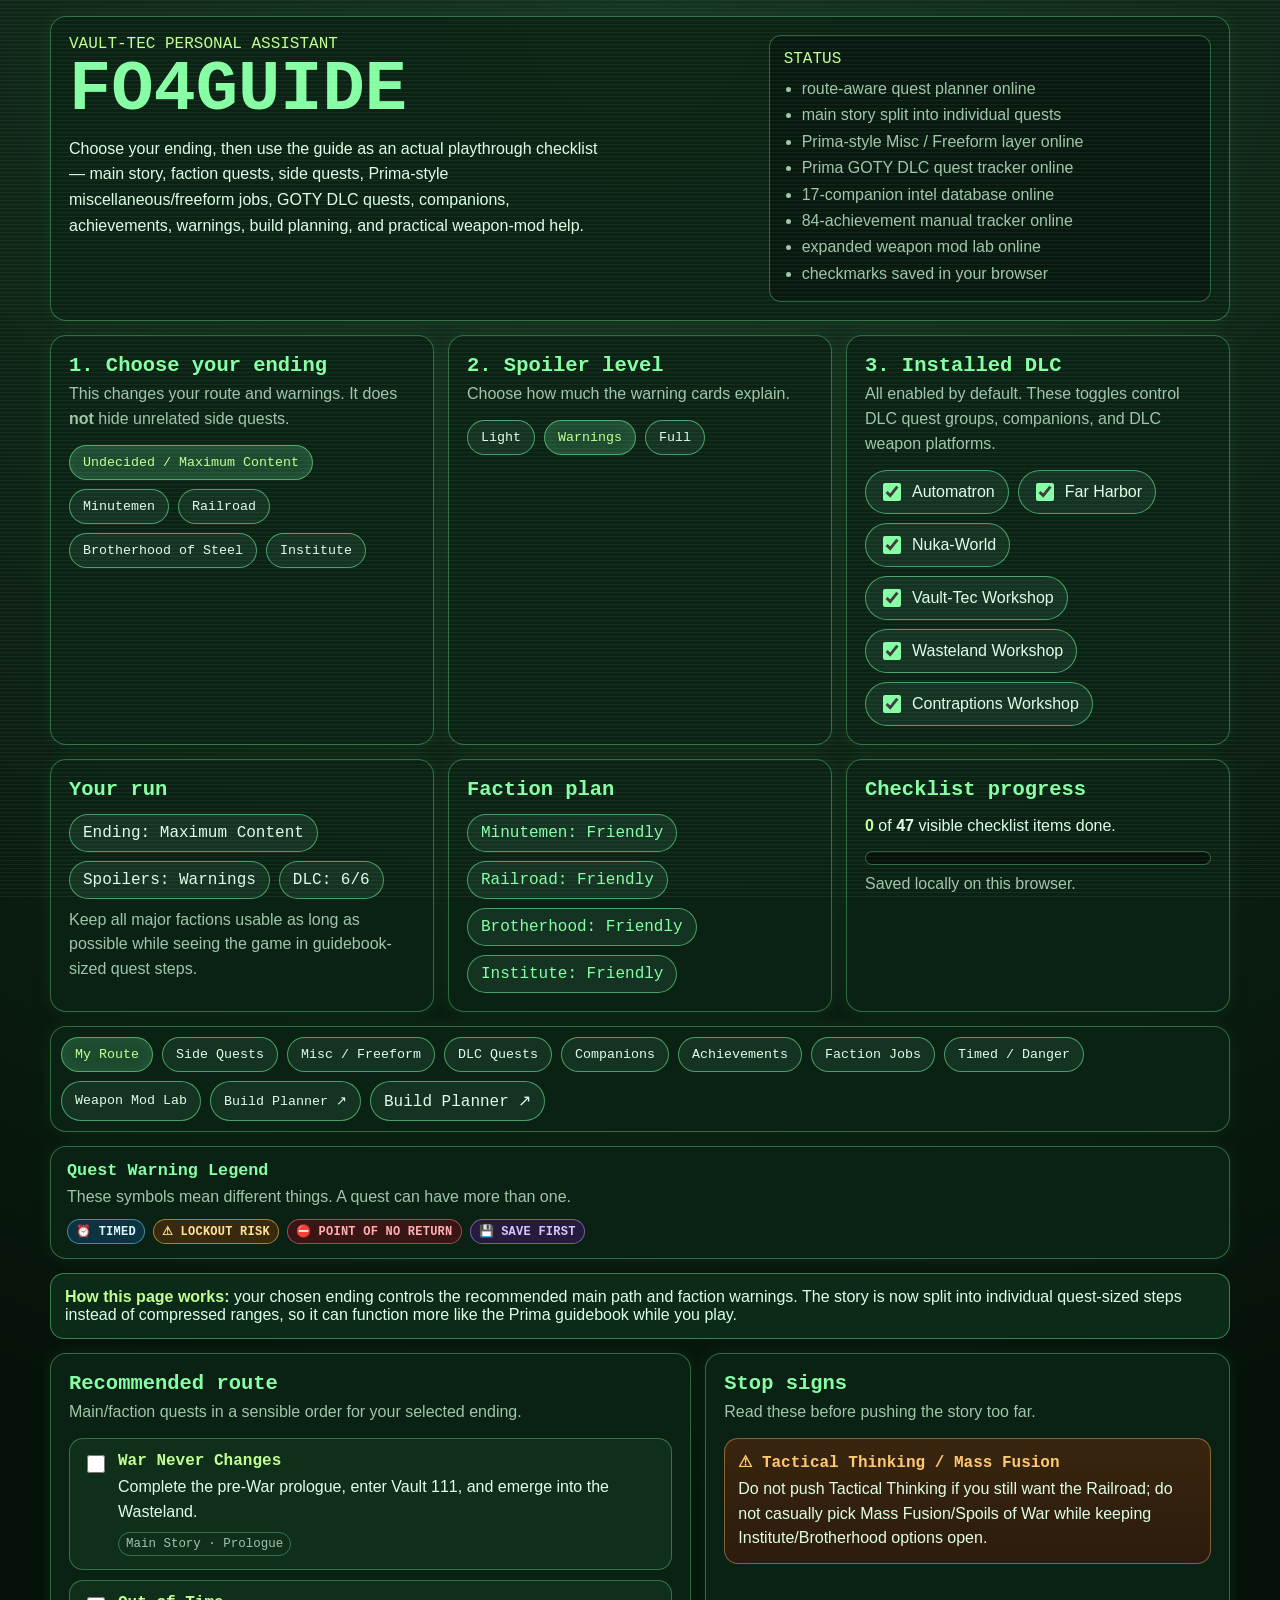
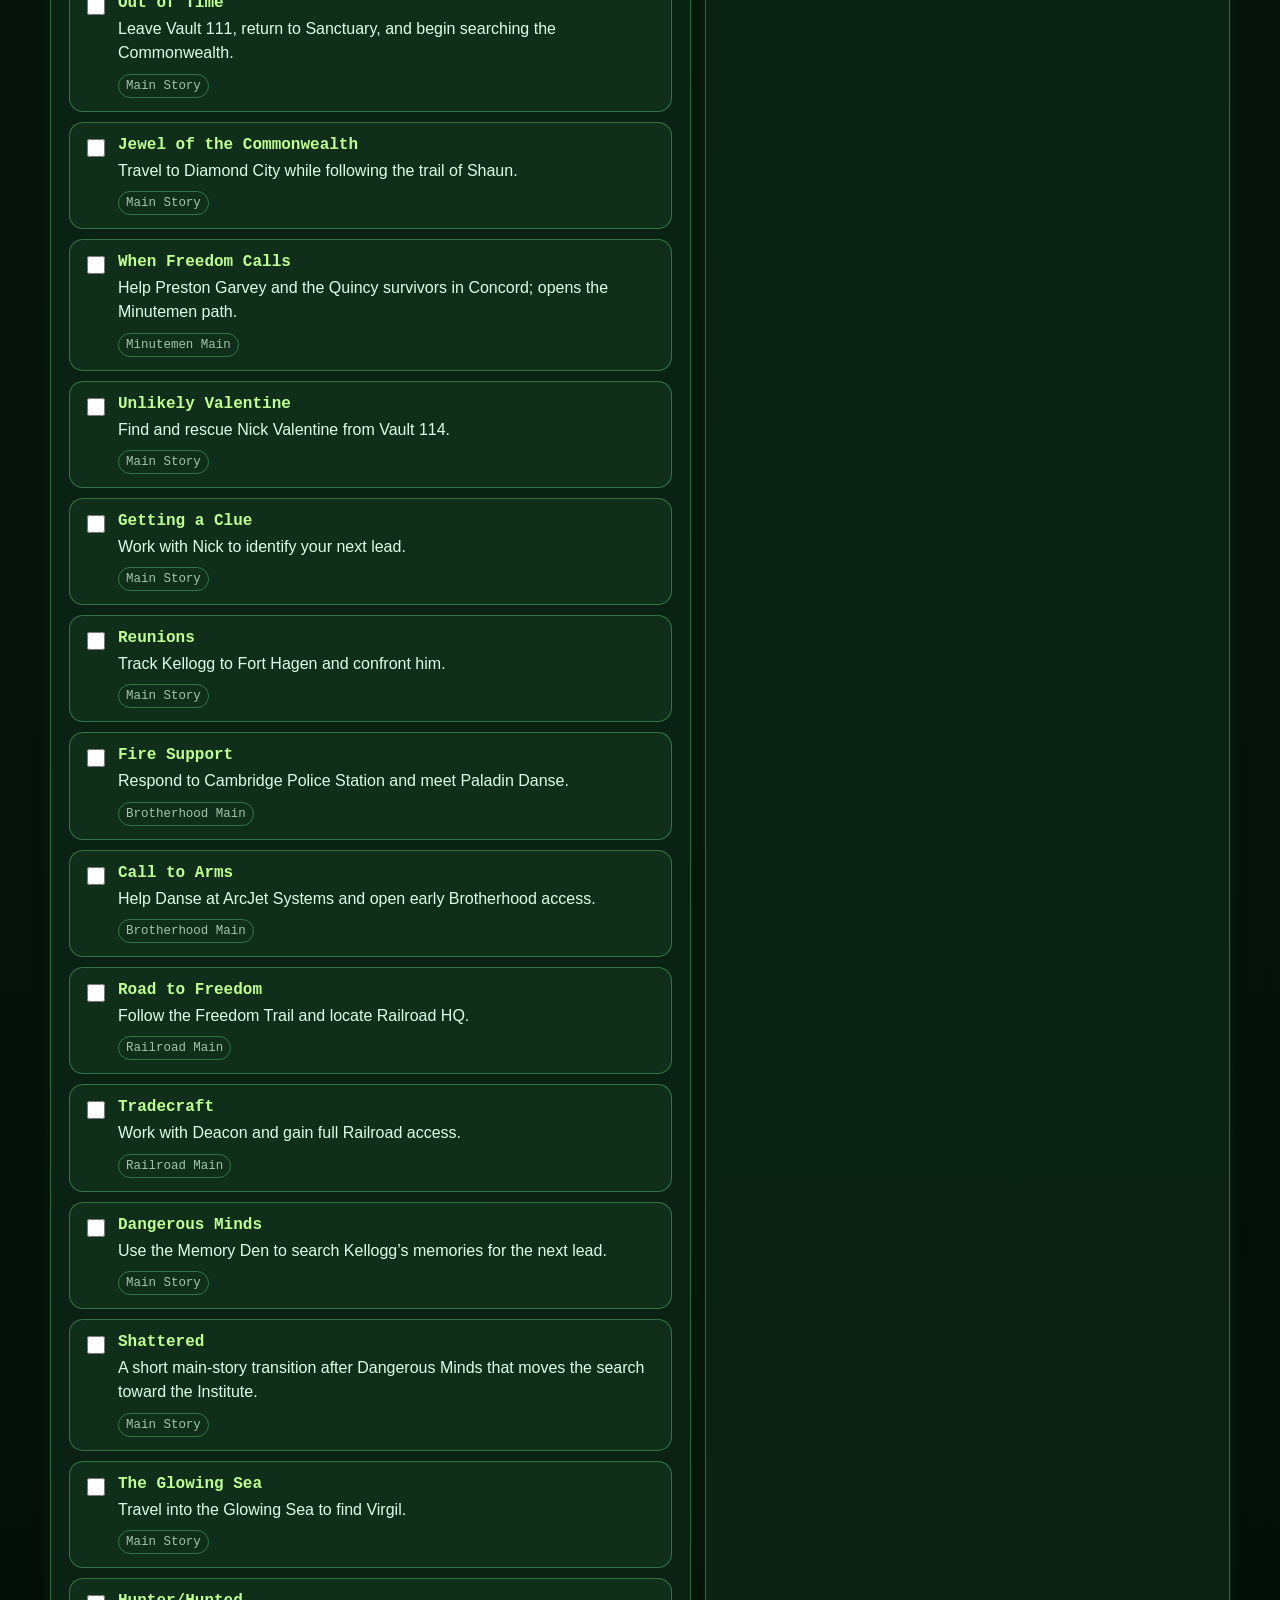
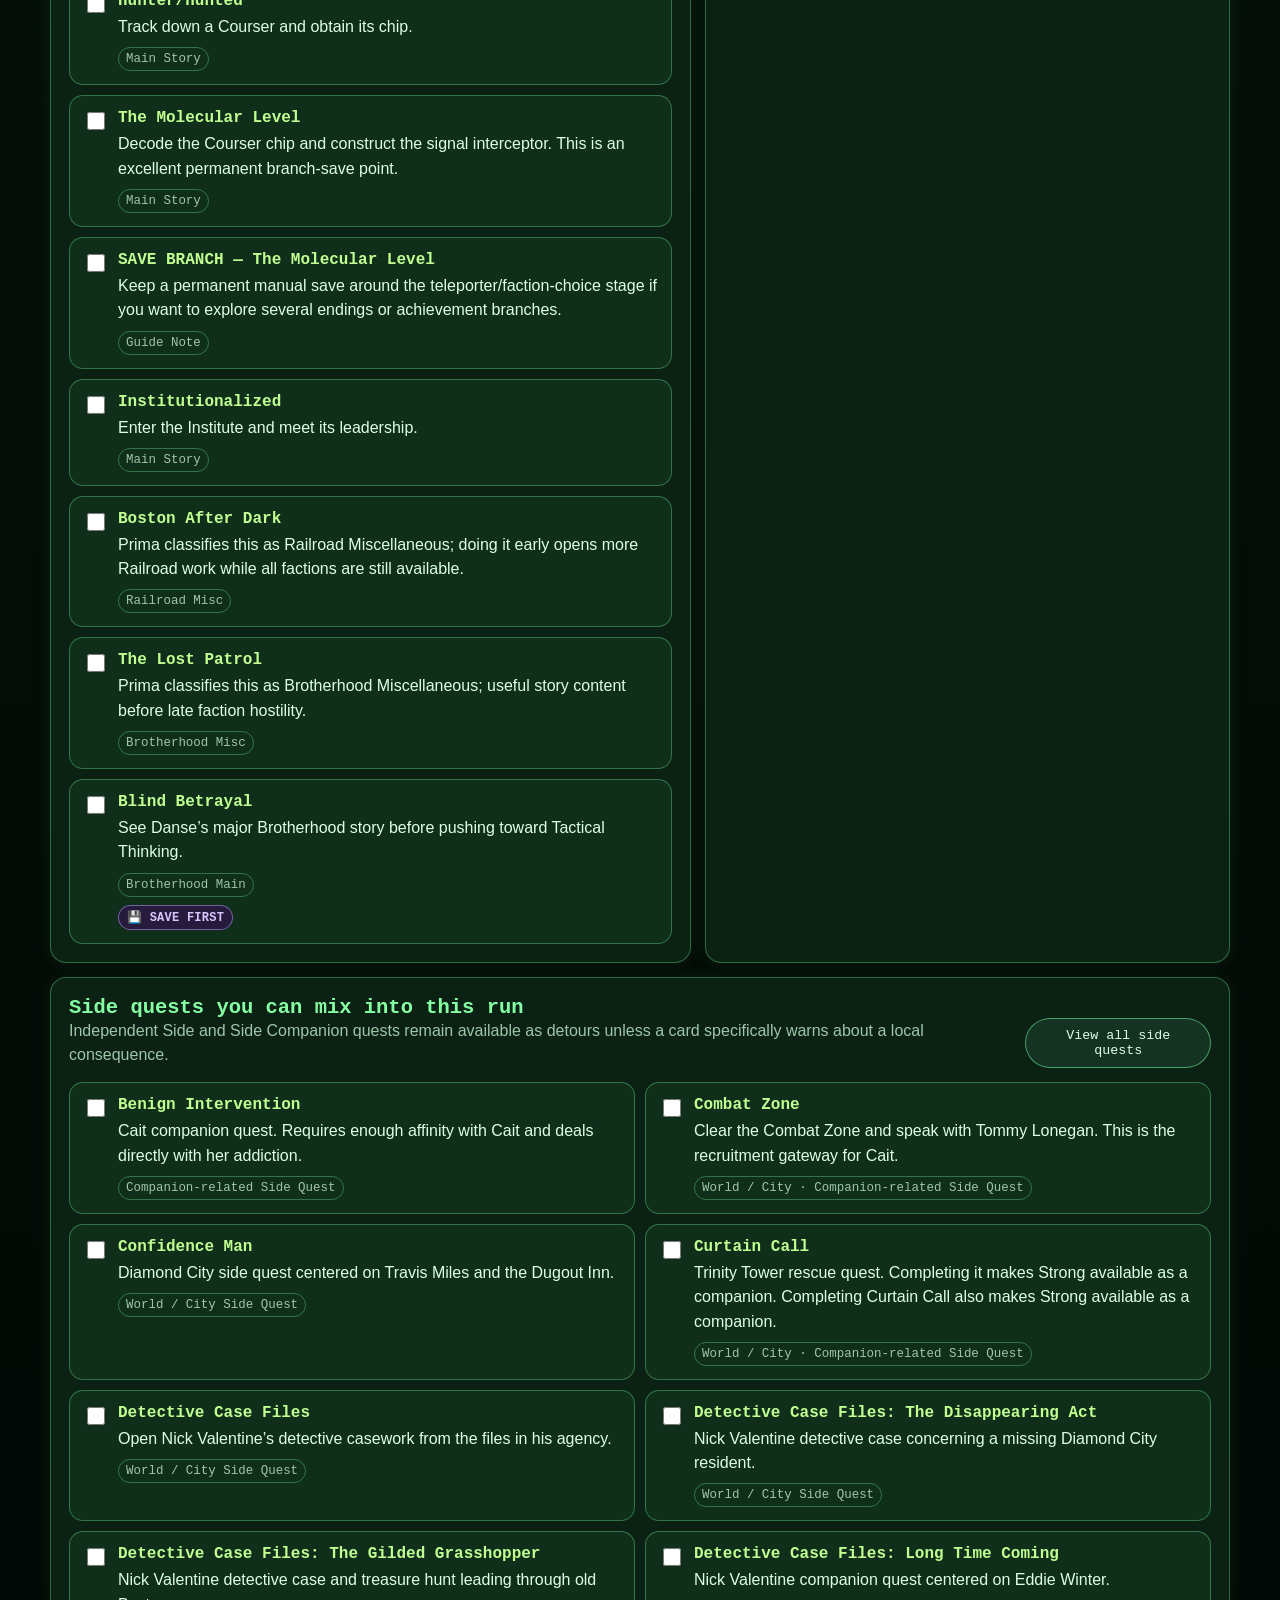
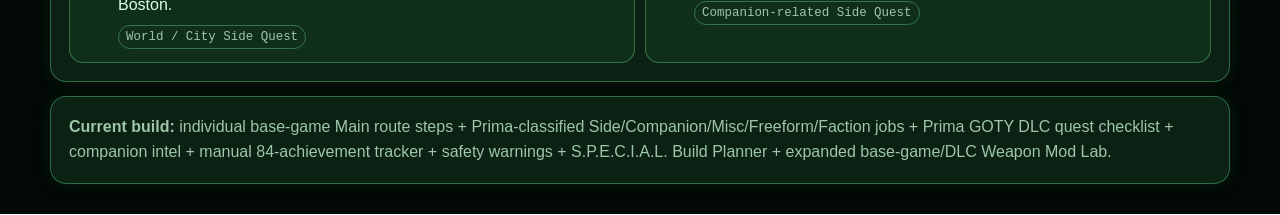
<file: index.html>
<!doctype html>
<html lang="en">
<head>
<meta charset="utf-8">
<meta name="viewport" content="width=device-width,initial-scale=1">
<title>FO4GUIDE</title>
<link rel="stylesheet" href="styles.css">
<link rel="stylesheet" href="achievements.css">
<link rel="stylesheet" href="guidebook.css">
<link rel="stylesheet" href="dlc.css">
<link rel="stylesheet" href="weapon-lab.css">
</head>
<body>
<div class="wrap">
<header class="box hero">
<div><p class="eyebrow">Vault-Tec Personal Assistant</p><h1>FO4GUIDE</h1><p class="sub">Choose your ending, then use the guide as an actual playthrough checklist — main story, faction quests, side quests, Prima-style miscellaneous/freeform jobs, GOTY DLC quests, companions, achievements, warnings, build planning, and practical weapon-mod help.</p></div>
<div class="terminal"><p>STATUS</p><ul><li>route-aware quest planner online</li><li>main story split into individual quests</li><li>Prima-style Misc / Freeform layer online</li><li>Prima GOTY DLC quest tracker online</li><li>17-companion intel database online</li><li>84-achievement manual tracker online</li><li>expanded weapon mod lab online</li><li>checkmarks saved in your browser</li></ul></div>
</header>

<section class="grid3">
<div class="box card"><h2>1. Choose your ending</h2><p class="top">This changes your route and warnings. It does <b>not</b> hide unrelated side quests.</p><div id="routeBtns" class="row"></div></div>
<div class="box card"><h2>2. Spoiler level</h2><p class="top">Choose how much the warning cards explain.</p><div id="spoilerBtns" class="row"></div></div>
<div class="box card"><h2>3. Installed DLC</h2><p class="top">All enabled by default. These toggles control DLC quest groups, companions, and DLC weapon platforms.</p><div id="dlcBox" class="row"></div></div>
</section>

<section class="grid3">
<div class="box card"><h2>Your run</h2><div id="summary" class="row"></div></div>
<div class="box card"><h2>Faction plan</h2><div id="status" class="status row"></div></div>
<div class="box card"><h2>Checklist progress</h2><div id="progressBox"></div></div>
</section>

<nav class="box tabs">
<button class="tab active" data-tab="route">My Route</button>
<button class="tab" data-tab="sidequests">Side Quests</button>
<button class="tab" data-tab="guidebook">Misc / Freeform</button>
<button class="tab" data-tab="dlcquests">DLC Quests</button>
<button class="tab" data-tab="companions">Companions</button>
<button class="tab" data-tab="achievements">Achievements</button>
<button class="tab" data-tab="faction">Faction Jobs</button>
<button class="tab" data-tab="timed">Timed / Danger</button>
<button class="tab" data-tab="weapons">Weapon Mod Lab</button>
<button type="button" onclick="location.href='builds.html'">Build Planner ↗</button>
</nav>

<div id="questPeek" class="questpeek hidden" aria-live="polite">
  <div class="questpeek-head"><div><p class="questpeek-kicker">QUEST INFO</p><h3 id="questPeekTitle">Select a quest</h3></div><button class="closepeek" type="button" onclick="closeQuestPeek()" aria-label="Close quest info">×</button></div>
  <p id="questPeekDesc" class="small">Click a quest or its checkbox and a short description will appear here.</p>
  <div class="questpeek-meta"><span id="questPeekType" class="questpeek-status"></span><span id="questPeekState" class="questpeek-status"></span></div>
</div>

<section id="route" class="panel active">
<div class="callout"><strong>How this page works:</strong> your chosen ending controls the recommended main path and faction warnings. The story is now split into individual quest-sized steps instead of compressed ranges, so it can function more like the Prima guidebook while you play.</div>
<div class="grid2">
<div class="box card"><h2>Recommended route</h2><p class="top">Main/faction quests in a sensible order for your selected ending.</p><div id="steps" class="list"></div></div>
<div class="box card"><h2>Stop signs</h2><p class="top">Read these before pushing the story too far.</p><div id="warnings" class="list"></div></div>
</div>
<div class="box card" style="margin-top:14px"><div class="section-title"><div><h2>Side quests you can mix into this run</h2><p class="top">Independent Side and Side Companion quests remain available as detours unless a card specifically warns about a local consequence.</p></div><button onclick="openTab('sidequests')">View all side quests</button></div><div id="sidePreview" class="questgrid"></div></div>
</section>

<section id="sidequests" class="panel">
<div class="box card"><h2>Base-game Side & Companion Quests</h2><p class="top">These are kept separate from Main, Faction, Miscellaneous and Freeform content. Where Prima explicitly uses a different classification, its classification takes priority and that quest is moved to the Misc / Freeform tab.</p>
<input id="sideSearch" class="search" placeholder="Search side quests..." autocomplete="off">
<div class="filterbar"><button class="sideFilter active" data-filter="all">All</button><button class="sideFilter" data-filter="world">World / City</button><button class="sideFilter" data-filter="companion">Companion</button><button class="sideFilter" data-filter="vault">Vault</button></div>
<div id="sideList" class="questgrid"></div></div>
</section>

<section id="guidebook" class="panel">
<div class="box card guidebook-intro">
  <div class="section-title"><div><p class="eyebrow">PRIMA QUEST CLASSIFICATION</p><h2>Miscellaneous & Freeform</h2><p class="top">The guidebook treats many small jobs separately from full Side Quests. This section restores that layer instead of flattening everything together.</p></div><span class="pill">Guidebook layer</span></div>
  <div class="callout"><strong>Source rule:</strong> <span class="prima-badge">PRIMA ✓</span> means the quest/activity and its classification were verified against the Prima guide material or Prima quest index. This layer now contains only Prima-grounded base-game entries rather than padding it with uncertain modern-list items.</div>
  <div class="guidebook-overall"><p id="guidebookProgressText">0 entries checked off</p><div class="guidebook-progress"><div id="guidebookProgressFill"></div></div></div>
  <input id="guidebookSearch" class="search" placeholder="Search Misc, Freeform, location, companion..." autocomplete="off">
  <div id="guidebookFilters" class="filterbar"></div>
  <p class="guidebook-note">Prima sometimes uses “Freeform” or “Location Quest” where modern Fallout references use “unmarked” or group the activity differently. For this tab, verified Prima terminology wins.</p>
  <div id="guidebookList" class="guidebook-grid"></div>
</div>
</section>

<section id="dlcquests" class="panel">
<div class="box card">
  <div class="section-title"><div><p class="eyebrow">PRIMA GOTY EXPANSIONS</p><h2>DLC Quest Checklist</h2><p class="top">Automatron, Far Harbor, Vault-Tec Workshop and Nuka-World quest structures based on Prima’s GOTY eGuide chapters. Wasteland Workshop and Contraptions Workshop are noted separately because they are workshop-system expansions rather than conventional questlines.</p></div><span class="pill">DLC-aware</span></div>
  <div class="callout"><strong>Route warning:</strong> Nuka-World’s <b>Home Sweet Home</b> is intentionally called out because Commonwealth raider expansion can permanently damage a Preston-friendly Minutemen run. Far Harbor also contains several mutually exclusive outcome branches, so its Main cards are labeled accordingly.</div>
  <div class="dlc-overall"><p id="dlcProgressText">0 DLC quests checked off</p><div class="dlc-progress"><div id="dlcProgressFill"></div></div></div>
  <input id="dlcQuestSearch" class="search" placeholder="Search DLC quests, types, warnings..." autocomplete="off">
  <div id="dlcQuestFilters" class="filterbar"></div>
  <div id="dlcQuestGroups"></div>
</div>
</section>

<section id="companions" class="panel">
<div class="box card">
  <div class="section-title"><div><h2>Companion Intel</h2><p class="top">All 17 permanent companions with recruitment, origin, questline, affinity shortcuts, romance status, and perks.</p></div><span class="pill">17 companions</span></div>
  <div class="callout companion-help"><strong>Simple version:</strong> click a portrait to open that companion’s full intel. Use the two tiny checks to remember whether you recruited them and earned their perk. Dogmeat, Ada, and custom Automatrons do not use normal affinity.</div>
  <input id="companionSearch" class="search" placeholder="Search companions, perks, quests..." autocomplete="off">
  <div id="companionFilterbar" class="filterbar"></div>
  <div id="companionGrid" class="companion-grid"></div>
</div>

<div id="companionDetail" class="box card companion-detail hidden" aria-live="polite">
  <div class="companion-detail-head">
    <div class="companion-detail-portrait"><img id="companionDetailImage" alt=""><div id="companionDetailFallback" class="portrait-fallback"></div></div>
    <div class="companion-detail-title"><p class="eyebrow">COMPANION INTEL</p><h2 id="companionDetailName"></h2><div id="companionDetailTags" class="row detail-tags"></div></div>
    <button id="companionClose" class="close-detail" type="button" aria-label="Close companion intel">×</button>
  </div>
  <div class="companion-intel-grid">
    <div class="intel-block"><h3>Origin</h3><p id="companionOrigin"></p></div>
    <div class="intel-block"><h3>How to recruit</h3><p id="companionRecruit"></p></div>
    <div class="intel-block"><h3>Questline</h3><ul id="companionQuestline"></ul></div>
    <div class="intel-block perk-block"><h3>Companion perk</h3><p><strong id="companionPerk"></strong></p><p id="companionPerkEffect"></p></div>
  </div>
  <div class="affinity-grid">
    <div class="intel-block likes-block"><h3>✓ Good for affinity</h3><ul id="companionLikes"></ul></div>
    <div class="intel-block dislikes-block"><h3>✕ Avoid around them</h3><ul id="companionDislikes"></ul></div>
  </div>
  <div class="callout"><strong>Easy affinity plan:</strong> <span id="companionAffinityTip"></span></div>
  <p id="companionNote" class="companion-note"></p>
</div>
</section>

<section id="achievements" class="panel">
<div class="box card">
  <div class="achievement-head"><div><p class="eyebrow">STEAM COMPLETION</p><h2>Achievement Tracker</h2><p class="top">A manual checklist for every Fallout 4 Steam achievement. No Steam connection or login required.</p></div><span class="pill">84 total</span></div>
  <div class="callout"><strong>Manual tracker:</strong> check achievements off when Steam awards them. Your checks are saved only in this browser. This page does not read, change, or connect to your Steam account.</div>
  <div class="achievement-overall">
    <div class="achievement-overall-top"><p id="achievementProgressText">0 of 84 achievements checked off</p><span class="pill">100% goal</span></div>
    <div class="achievement-progress"><div id="achievementProgressFill"></div></div>
    <div id="achievementGroupProgress" class="achievement-group-progress"></div>
  </div>
  <div class="achievement-toolbar"><input id="achievementSearch" class="search" placeholder="Search achievements, quests, DLC, goals..." autocomplete="off"><button id="achievementReset" class="achievement-reset" type="button">Reset checks</button></div>
  <div id="achievementFilters" class="filterbar"></div>
  <p class="achievement-filter-note">Tip: click a DLC progress tile or use the filters to focus on one pack. “Unchecked” is handy when you are hunting the last few.</p>
  <div id="achievementList" class="achievement-list"></div>
  <p class="achievement-source-note">Achievement names and total are based on Fallout 4's Steam achievement set; base-game descriptions are also cross-checked against the Prima achievement appendix where available.</p>
</div>
</section>

<section id="faction" class="panel">
<div class="grid2">
<div class="box card"><h2 id="factionTitle">Chosen faction storyline</h2><p id="factionIntro" class="top"></p><div id="factionMain" class="list"></div></div>
<div class="box card"><h2>Optional faction jobs</h2><p class="top">Side, miscellaneous, and radiant work for your selected faction. Radiant jobs may repeat.</p><div id="factionSide" class="list"></div></div>
</div>
</section>

<section id="timed" class="panel">
<div class="grid2">
<div class="box card"><h2>Actually worth doing promptly</h2><div id="timedList" class="notes"></div></div>
<div class="box card"><h2>Sounds urgent, but usually is not</h2><div id="notTimedList" class="notes"></div></div>
</div>
<div class="box card" style="margin-top:14px"><h2>Faction danger is not a timer</h2><div id="dangerList" class="notes"></div></div>
</section>

<section id="weapons" class="panel">
<div class="box card">
  <div class="weapon-lab-head"><div><p class="eyebrow">VAULT-TEC WEAPONS WORKBENCH</p><h2>Weapon Mod Lab</h2><p class="top">Pick the exact weapon platform you are holding. The guide explains what each mod slot changes, which perks craft advanced parts, what build the weapon suits, and how to scavenge the attachment instead of crafting it.</p></div><span id="weaponCount" class="pill weapon-count">Weapon catalog</span></div>
  <div class="weapon-basics">
    <div class="weapon-basic"><h3>1 · CRAFT IT</h3><p>At a Weapons Workbench, advanced ballistic mods usually use <b>Gun Nut</b>, energy/high-tech mods use <b>Science!</b>, and melee mods use <b>Blacksmith</b>. Some high-end mods require two perk families.</p></div>
    <div class="weapon-basic"><h3>2 · STEAL THE MOD</h3><p>Find or buy the same weapon with the attachment already installed. Replace that attachment with a cheap/basic one; the removed part becomes a loose mod you can reuse.</p></div>
    <div class="weapon-basic"><h3>3 · DON'T SCRAP TOO FAST</h3><p>A boring enemy gun may be carrying an expensive suppressor, scope, receiver or stock. Check heavily-modified loot before scrapping or selling it.</p></div>
  </div>
  <div class="callout"><strong>Important weapon-perk rule:</strong> the attachment can change which damage perk applies. A semi-auto rifle/shotgun uses <b>Rifleman</b>; an automatic receiver uses <b>Commando</b>; a non-automatic pistol uses <b>Gunslinger</b>. On Pipe/Laser/Plasma families, changing <b>grip ↔ stock</b> can also change pistol ↔ rifle classification.</div>
  <div class="mod-vocab">
    <div><strong>Receiver / Capacitor</strong><span>Usually the biggest damage change; can also switch a gun to automatic.</span></div>
    <div><strong>Barrel</strong><span>Long = range/accuracy. Short/light = handling and often friendlier V.A.T.S. cost.</span></div>
    <div><strong>Grip / Stock</strong><span>Controls recoil/handling and, on convertible weapons, whether pistol or rifle perks apply.</span></div>
    <div><strong>Sight / Scope</strong><span>Reflex is easy general/V.A.T.S. use. Long/recon scopes are for deliberate sniping.</span></div>
    <div><strong>Magazine</strong><span>Capacity vs reload speed. Quick-eject options are often a very comfortable middle ground.</span></div>
    <div><strong>Muzzle</strong><span>Suppressor = stealth. Compensator/brake-style parts = recoil control when you do not care about noise.</span></div>
  </div>
  <div class="weapon-toolbar"><input id="weaponSearch" class="search" placeholder="Search 10mm, Gauss, suppressor, Kremvh, Nuka-World..." autocomplete="off"><span class="pill">Official DLC · no Creation Club</span></div>
  <div id="weaponCategoryFilters" class="weapon-category-filters"></div>
</div>
<div class="weapon-lab-grid">
  <div class="box weapon-picker-card"><h2>Weapon platform</h2><p class="top">Unique variants are searchable too. They normally point you to their parent weapon platform.</p><div id="weaponBtns" class="row weapon-picker"></div><h2 style="margin-top:16px">What are you building it for?</h2><div id="buildBtns" class="row weapon-goals"></div><p class="weapon-dlc-note">DLC weapons disappear from this picker when you untick that DLC at the top of the guide.</p></div>
  <div class="box weapon-output-card"><h2>Workbench recommendation</h2><div id="weaponOut"></div></div>
</div>
</section>

<div class="box card footer"><p class="small"><b>Current build:</b> individual base-game Main route steps + Prima-classified Side/Companion/Misc/Freeform/Faction jobs + Prima GOTY DLC quest checklist + companion intel + manual 84-achievement tracker + safety warnings + S.P.E.C.I.A.L. Build Planner + expanded base-game/DLC Weapon Mod Lab.</p></div>
</div>
<script src="data-routes.js"></script>
<script src="data-factions.js"></script>
<script src="data-weapons.js"></script>
<script src="weapon-variants.js"></script>
<script src="data-companions.js"></script>
<script src="data-guidebook.js"></script>
<script src="data-dlc.js"></script>
<script src="route-prologue.js"></script>
<script src="app.js"></script>
<script src="weapon-lab.js"></script>
<script src="guidebook.js"></script>
<script src="dlc.js"></script>
<script src="safety.js"></script>
<script src="data-achievements.js"></script>
<script src="achievements.js"></script>
</body>
</html>
</file>
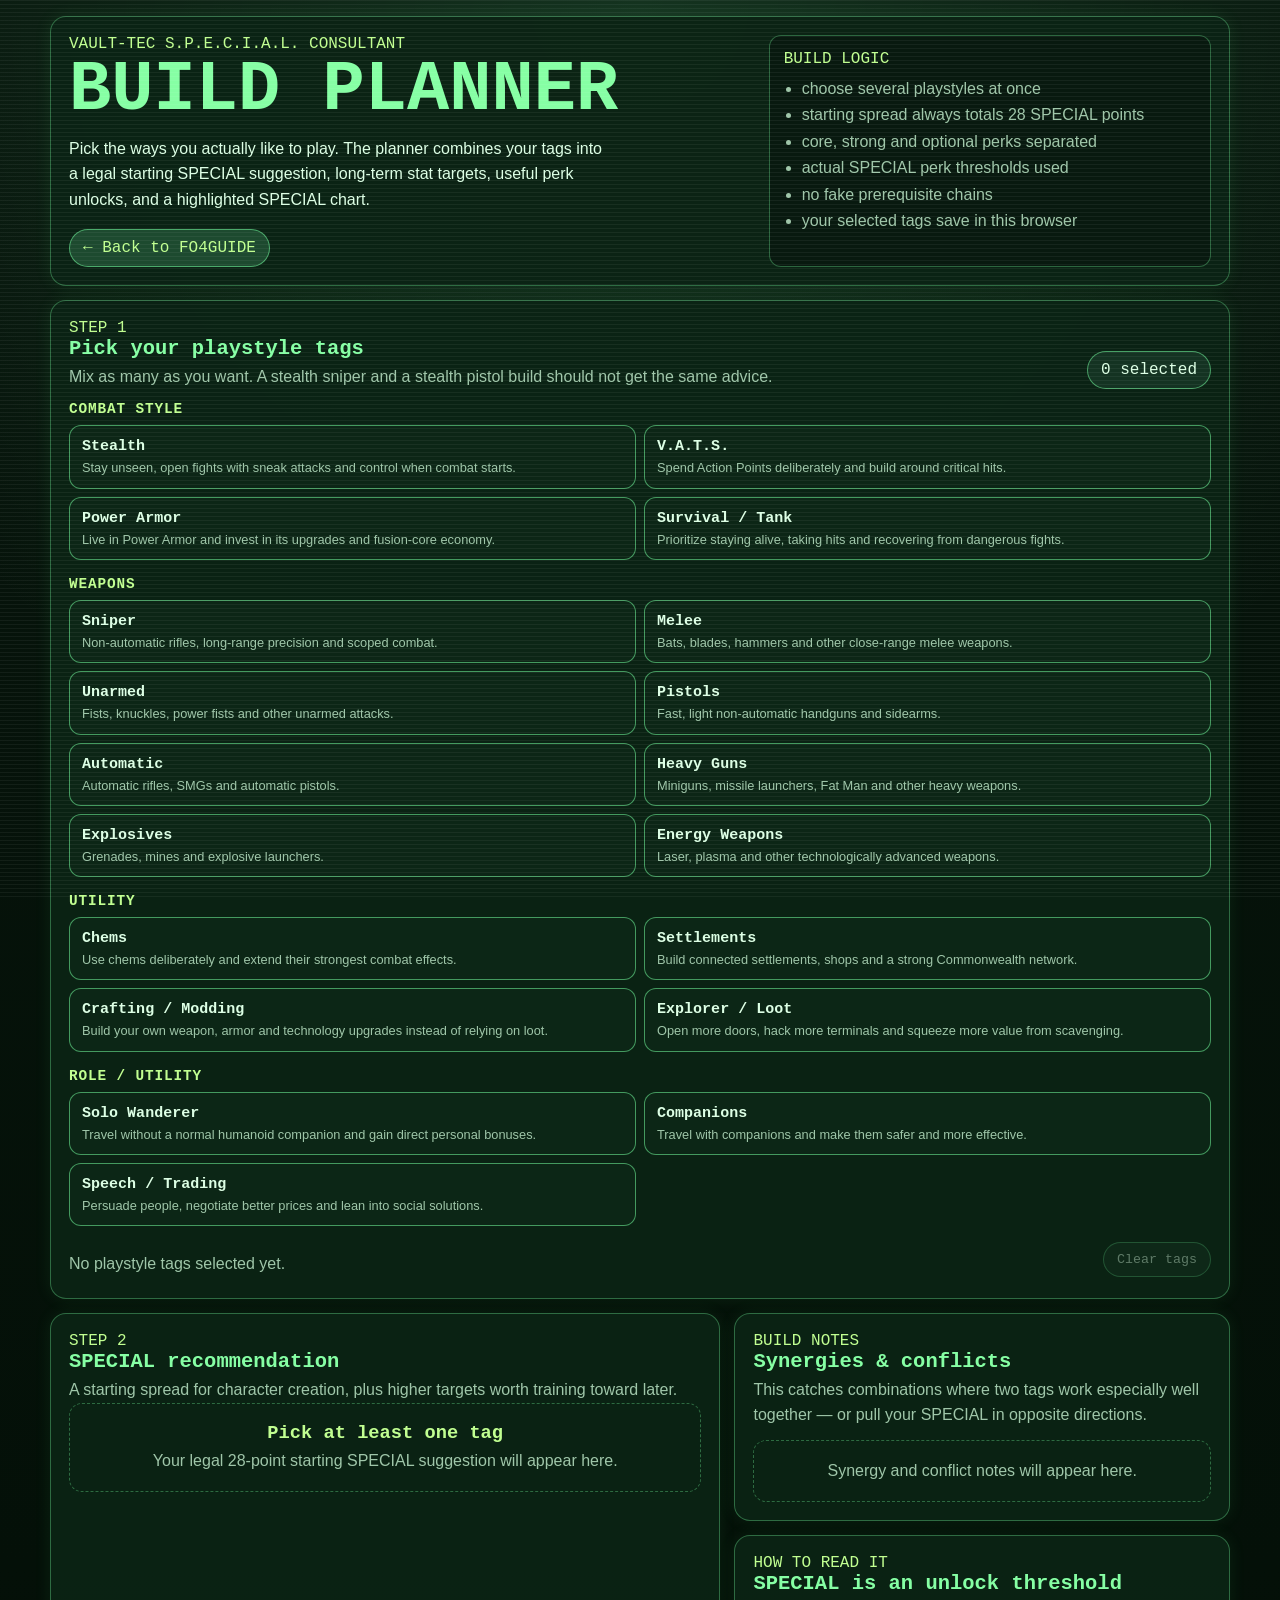
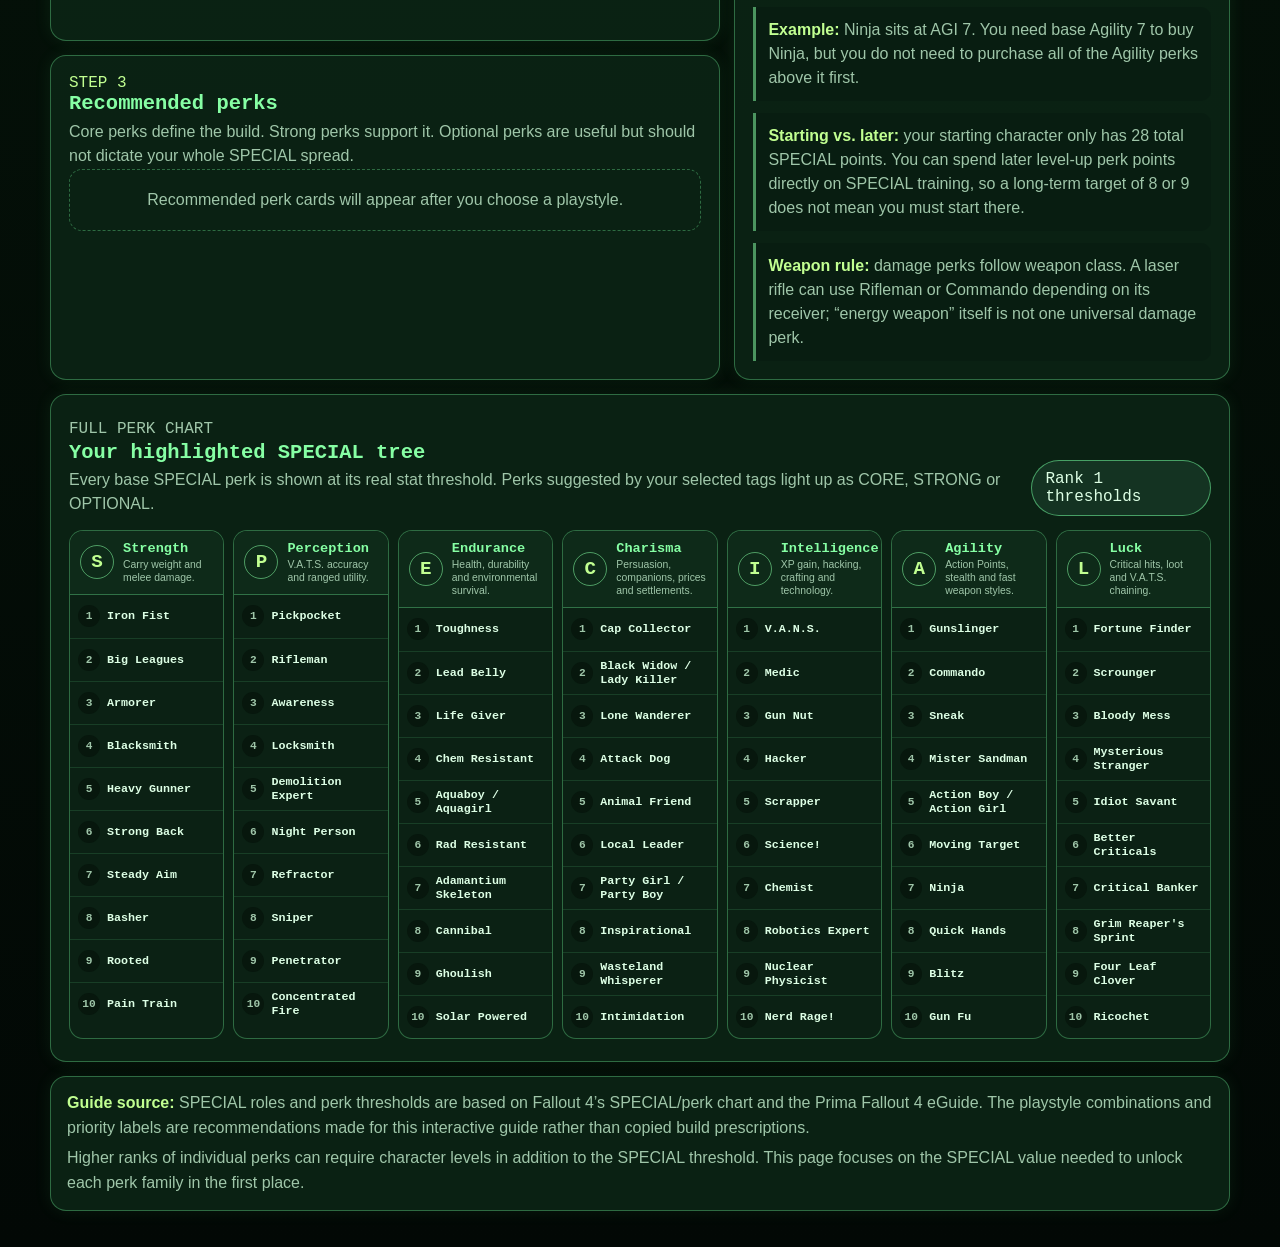
<file: builds.html>
<!doctype html>
<html lang="en">
<head>
<meta charset="utf-8">
<meta name="viewport" content="width=device-width,initial-scale=1">
<title>FO4GUIDE — Build Planner</title>
<link rel="stylesheet" href="styles.css">
<link rel="stylesheet" href="builds.css">
</head>
<body>
<div class="wrap planner-shell">
<header class="box hero planner-hero">
  <div>
    <p class="eyebrow">Vault-Tec S.P.E.C.I.A.L. Consultant</p>
    <h1>BUILD PLANNER</h1>
    <p class="sub">Pick the ways you actually like to play. The planner combines your tags into a legal starting SPECIAL suggestion, long-term stat targets, useful perk unlocks, and a highlighted SPECIAL chart.</p>
    <div class="planner-hero-actions">
      <a class="planner-link primary" href="index.html">← Back to FO4GUIDE</a>
    </div>
  </div>
  <div class="terminal">
    <p>BUILD LOGIC</p>
    <ul>
      <li>choose several playstyles at once</li>
      <li>starting spread always totals 28 SPECIAL points</li>
      <li>core, strong and optional perks separated</li>
      <li>actual SPECIAL perk thresholds used</li>
      <li>no fake prerequisite chains</li>
      <li>your selected tags save in this browser</li>
    </ul>
  </div>
</header>

<section class="box planner-card">
  <div class="section-title">
    <div>
      <p class="eyebrow">STEP 1</p>
      <h2>Pick your playstyle tags</h2>
      <p class="top">Mix as many as you want. A stealth sniper and a stealth pistol build should not get the same advice.</p>
    </div>
    <span id="tagCount" class="pill">0 selected</span>
  </div>
  <div id="playstyleGroups"></div>
  <div class="planner-toolbar">
    <div id="selectedBuildTags" class="selected-row"></div>
    <button id="clearBuild" type="button">Clear tags</button>
  </div>
</section>

<section class="planner-layout">
  <div class="planner-stack">
    <section class="box planner-card">
      <div class="section-title"><div><p class="eyebrow">STEP 2</p><h2>SPECIAL recommendation</h2><p class="top">A starting spread for character creation, plus higher targets worth training toward later.</p></div></div>
      <div id="specialRecommendation"></div>
    </section>

    <section class="box planner-card">
      <div class="section-title"><div><p class="eyebrow">STEP 3</p><h2>Recommended perks</h2><p class="top">Core perks define the build. Strong perks support it. Optional perks are useful but should not dictate your whole SPECIAL spread.</p></div></div>
      <div id="recommendedPerks"></div>
    </section>
  </div>

  <aside class="planner-stack">
    <section class="box planner-card">
      <p class="eyebrow">BUILD NOTES</p>
      <h2>Synergies & conflicts</h2>
      <p class="top">This catches combinations where two tags work especially well together — or pull your SPECIAL in opposite directions.</p>
      <div id="buildSynergies" style="margin-top:12px"></div>
    </section>

    <section class="box planner-card">
      <p class="eyebrow">HOW TO READ IT</p>
      <h2>SPECIAL is an unlock threshold</h2>
      <div class="build-note"><strong>Example:</strong> Ninja sits at AGI 7. You need base Agility 7 to buy Ninja, but you do not need to purchase all of the Agility perks above it first.</div>
      <div class="build-note"><strong>Starting vs. later:</strong> your starting character only has 28 total SPECIAL points. You can spend later level-up perk points directly on SPECIAL training, so a long-term target of 8 or 9 does not mean you must start there.</div>
      <div class="build-note"><strong>Weapon rule:</strong> damage perks follow weapon class. A laser rifle can use Rifleman or Commando depending on its receiver; “energy weapon” itself is not one universal damage perk.</div>
    </section>
  </aside>
</section>

<section class="box planner-card" style="margin-top:14px">
  <div class="tree-intro">
    <div>
      <p class="eyebrow">FULL PERK CHART</p>
      <h2>Your highlighted SPECIAL tree</h2>
      <p>Every base SPECIAL perk is shown at its real stat threshold. Perks suggested by your selected tags light up as CORE, STRONG or OPTIONAL.</p>
    </div>
    <span class="pill">Rank 1 thresholds</span>
  </div>
  <div id="specialTree" class="special-tree"></div>
</section>

<section class="box planner-source">
  <p><strong>Guide source:</strong> SPECIAL roles and perk thresholds are based on Fallout 4’s SPECIAL/perk chart and the Prima Fallout 4 eGuide. The playstyle combinations and priority labels are recommendations made for this interactive guide rather than copied build prescriptions.</p>
  <p>Higher ranks of individual perks can require character levels in addition to the SPECIAL threshold. This page focuses on the SPECIAL value needed to unlock each perk family in the first place.</p>
</section>
</div>
<script src="data-builds.js"></script>
<script src="builds.js"></script>
</body>
</html>
</file>
<file: styles.css>
:root{--bg:#06120a;--card:#0b2415;--card2:#102f1b;--line:#75ff9f55;--text:#ddffe5;--muted:#9fc6a9;--bright:#86ffa4;--bright2:#c1ff91;--warn:#ffc96f;--bad:#ff9c9c;--neutral:#ffd76d}
*{box-sizing:border-box}html{scroll-behavior:smooth}body{margin:0;background:radial-gradient(circle at top,rgba(115,255,165,.13),transparent 30%),linear-gradient(180deg,#07150c,#041008 55%,#020805);color:var(--text);font-family:Arial,Helvetica,sans-serif}body:before{content:"";position:fixed;inset:0;pointer-events:none;opacity:.06;background-image:linear-gradient(to bottom,rgba(255,255,255,.9) 1px,transparent 1px);background-size:100% 4px}.wrap{width:min(1180px,calc(100% - 20px));margin:0 auto;padding:16px 0 30px}.box{background:rgba(11,36,21,.94);border:1px solid var(--line);border-radius:16px;box-shadow:0 0 18px rgba(100,255,145,.08)}.hero,.card{padding:18px}.hero{display:grid;grid-template-columns:1.55fr 1fr;gap:14px}.mono,.eyebrow,h1,h2,h3,h4,button,.pill,.tag{font-family:Consolas,"Courier New",monospace}.eyebrow{margin:0;color:var(--bright2);text-transform:uppercase}.hero h1{margin:4px 0 0;font-size:clamp(2.5rem,6vw,4.4rem);line-height:.95;color:var(--bright)}.sub{margin:12px 0 0;line-height:1.6;max-width:60ch}.terminal{border:1px solid var(--line);border-radius:12px;padding:14px;background:#08190f}.terminal p{margin:0 0 8px;color:var(--bright2);font-family:Consolas,monospace}.terminal ul{margin:0;padding-left:18px;color:var(--muted);line-height:1.65}.grid3,.grid2{display:grid;gap:14px;margin-top:14px}.grid3{grid-template-columns:repeat(3,minmax(0,1fr))}.grid2{grid-template-columns:1.1fr .9fr}.card h2{margin:0 0 5px;color:var(--bright);font-size:1.28rem}.top,.small{margin:0;color:var(--muted);line-height:1.55}.row,.status,.tabs,.filterbar{display:flex;flex-wrap:wrap;gap:9px}.row{margin-top:13px}.pill,button,label.t{padding:9px 13px;border-radius:999px;border:1px solid #75ff9f88;background:#143322;color:var(--text)}button{cursor:pointer;transition:.16s ease}button:hover{transform:translateY(-1px);box-shadow:0 0 14px rgba(120,255,160,.1)}button.active{background:#1d4a2f;color:var(--bright2);box-shadow:inset 0 0 14px rgba(130,255,165,.07)}label.t{display:flex;align-items:center;gap:8px}input[type=checkbox]{accent-color:#86ffa4;width:18px;height:18px}.tabs{padding:10px;margin-top:14px;position:sticky;top:8px;z-index:5;backdrop-filter:blur(8px)}.panel{display:none;margin-top:14px}.panel.active{display:block}.list,.notes,.questgrid{display:grid;gap:10px;margin-top:14px}.questgrid{grid-template-columns:repeat(2,minmax(0,1fr))}.item,.note,.warn,.weapon,.sectionbox{background:var(--card2);border:1px solid var(--line);border-radius:14px;padding:13px}.item{display:grid;grid-template-columns:auto 1fr;gap:10px;align-items:start}.item.done{opacity:.68}.item.done h3{text-decoration:line-through}.item h3,.note h3,.warn h3,.weapon h3{margin:0 0 5px;color:var(--bright2);font-size:1rem}.item p,.note p,.warn p,.weapon p{margin:0;line-height:1.52}.warn{border-color:#ffc96f66;background:linear-gradient(180deg,#39250f,#2c1c0d)}.warn h3{color:var(--warn)}.tag{display:inline-block;margin-top:8px;margin-right:5px;padding:4px 7px;border-radius:999px;border:1px solid var(--line);font-size:.78rem;color:var(--muted)}.danger-tag{color:var(--warn);border-color:#ffc96f55}.status .friendly{color:var(--bright)}.status .neutral{color:var(--neutral)}.status .hostile{color:var(--bad)}.progress{height:14px;border:1px solid var(--line);border-radius:999px;overflow:hidden;background:#06120a;margin:10px 0 7px}.fill{height:100%;background:linear-gradient(90deg,#50ff8966,#c1ff91)}.callout{margin-top:14px;border:1px solid #75ff9f66;background:#0b2b18;padding:14px;border-radius:14px}.callout strong{color:var(--bright2)}.section-title{display:flex;justify-content:space-between;gap:12px;align-items:end;margin-bottom:8px}.section-title h2{margin:0}.sectionbox{margin-top:14px}.sectionbox h3{margin:0 0 5px;color:var(--bright)}.sectionbox p{margin:0;color:var(--muted);line-height:1.5}.filterbar{margin-top:12px}.search{width:100%;margin-top:12px;background:#08190f;color:var(--text);border:1px solid var(--line);border-radius:12px;padding:12px 13px;font-size:1rem;outline:none}.search:focus{border-color:#86ffa499;box-shadow:0 0 0 3px rgba(134,255,164,.07)}.weapon .slot{border-left:3px solid #86ffa488;padding-left:10px;margin-top:10px}.empty{padding:14px;color:var(--muted);border:1px dashed var(--line);border-radius:12px}.jump{margin-top:10px}.jump button{padding:7px 10px}.footer{margin-top:14px}.count{color:var(--bright2)}.questpeek{position:fixed;right:18px;bottom:18px;width:min(390px,calc(100% - 24px));z-index:30;background:linear-gradient(180deg,#0d321d,#081d11);border:1px solid #86ffa488;border-radius:16px;padding:14px 16px;box-shadow:0 0 28px rgba(100,255,145,.18),0 12px 35px rgba(0,0,0,.35)}.questpeek.hidden{display:none}.questpeek-head{display:flex;align-items:center;justify-content:space-between;gap:10px}.questpeek-kicker{margin:0;color:var(--bright);font:700 .78rem Consolas,monospace;letter-spacing:.08em}.questpeek h3{margin:4px 0 6px;color:var(--bright2);font-size:1.08rem}.questpeek p{margin:0;line-height:1.5}.questpeek-meta{display:flex;flex-wrap:wrap;gap:7px;margin-top:10px}.questpeek .closepeek{padding:5px 9px;min-width:34px;font-size:1rem}.questpeek-status{font-size:.78rem;padding:4px 7px;border-radius:999px;border:1px solid var(--line);font-family:Consolas,monospace;color:var(--muted)}

/* Companion Intel */
.companion-help{margin-bottom:2px}.companion-grid{display:grid;grid-template-columns:repeat(4,minmax(0,1fr));gap:14px;margin-top:14px}.companion-card{position:relative;display:flex;flex-direction:column;overflow:hidden;background:linear-gradient(180deg,#102f1b,#0b2415);border:1px solid var(--line);border-radius:16px;transition:.18s ease}.companion-card:hover{transform:translateY(-2px);border-color:#86ffa477;box-shadow:0 10px 24px rgba(0,0,0,.18),0 0 18px rgba(100,255,145,.07)}.companion-portrait{width:100%;aspect-ratio:1/1;border:0;border-radius:0;padding:8px;background:radial-gradient(circle at center,#174c2d,#091c10 72%);display:grid;place-items:center;overflow:hidden}.companion-portrait:hover{transform:none;box-shadow:none}.companion-portrait img{width:100%;height:100%;object-fit:contain;display:block}.portrait-fallback{width:100%;height:100%;display:none;place-items:center;color:var(--bright2);font:700 2.2rem Consolas,monospace;border:1px dashed var(--line);border-radius:50%;background:#102f1b}.companion-card-body{padding:13px;display:flex;flex-direction:column;flex:1}.companion-card-title{display:flex;align-items:start;justify-content:space-between;gap:8px}.companion-card-title h3{margin:0;color:var(--bright2);font-size:1.05rem}.companion-card-title .tag{margin-top:0;white-space:nowrap}.companion-card-body>p{color:var(--muted);font-size:.9rem;line-height:1.45;margin:8px 0 0;display:-webkit-box;-webkit-line-clamp:3;-webkit-box-orient:vertical;overflow:hidden}.companion-card-tags{margin-top:7px}.companion-checks{display:grid;grid-template-columns:1fr;gap:6px;margin-top:auto;padding-top:12px}.companion-checks label{display:flex;align-items:center;gap:7px;font-size:.82rem;color:var(--text);cursor:pointer}.companion-checks label.disabled-check{color:var(--muted);cursor:default}.companion-checks input{width:16px;height:16px}.intel-button{margin-top:10px;width:100%;border-radius:10px;padding:8px 10px}.companion-detail{margin-top:14px;scroll-margin-top:90px}.companion-detail.hidden{display:none}.companion-detail-head{display:grid;grid-template-columns:130px 1fr auto;gap:16px;align-items:center;padding-bottom:14px;border-bottom:1px solid var(--line)}.companion-detail-portrait{width:130px;height:130px;display:grid;place-items:center;background:radial-gradient(circle,#184d2e,#08190f);border:1px solid var(--line);border-radius:50%;overflow:hidden}.companion-detail-portrait img{width:100%;height:100%;object-fit:contain}.companion-detail-title h2{font-size:1.8rem;margin:4px 0;color:var(--bright2)}.detail-tags{margin-top:8px}.close-detail{align-self:start;font-size:1.2rem;min-width:40px;padding:6px 10px}.companion-intel-grid,.affinity-grid{display:grid;grid-template-columns:repeat(2,minmax(0,1fr));gap:12px;margin-top:14px}.intel-block{background:var(--card2);border:1px solid var(--line);border-radius:14px;padding:14px}.intel-block h3{margin:0 0 7px;color:var(--bright2);font-size:1rem}.intel-block p{margin:0;line-height:1.55}.intel-block ul{margin:0;padding-left:20px;line-height:1.55}.intel-block li+li{margin-top:5px}.likes-block{border-color:#86ffa466}.likes-block h3{color:var(--bright)}.dislikes-block{border-color:#ff9c9c55}.dislikes-block h3{color:#ffb1b1}.perk-block{background:linear-gradient(180deg,#15381f,#102b19)}.perk-block strong{color:var(--bright2)}.companion-note{margin:12px 0 0;color:var(--muted);line-height:1.55;border-left:3px solid var(--warn);padding-left:12px}

@media(max-width:1060px){.companion-grid{grid-template-columns:repeat(3,minmax(0,1fr))}}@media(max-width:920px){.hero,.grid3,.grid2,.questgrid{grid-template-columns:1fr}.tabs{position:static}.companion-grid{grid-template-columns:repeat(2,minmax(0,1fr))}.companion-intel-grid,.affinity-grid{grid-template-columns:1fr}}@media(max-width:600px){.wrap{width:min(100% - 12px,1180px)}.hero,.card{padding:14px}.tabs button{flex:1 1 45%}.questpeek{right:8px;bottom:8px;width:calc(100% - 16px)}.companion-grid{grid-template-columns:1fr}.companion-detail-head{grid-template-columns:90px 1fr auto;gap:10px}.companion-detail-portrait{width:90px;height:90px}.companion-detail-title h2{font-size:1.35rem}.section-title{align-items:start;flex-direction:column}}
</file>
<file: achievements.css>
/* Manual Steam achievement tracker */
.achievement-head{display:flex;justify-content:space-between;gap:14px;align-items:flex-start}.achievement-head h2{margin:0}.achievement-overall{margin-top:14px;background:#08190f;border:1px solid var(--line);border-radius:14px;padding:14px}.achievement-overall-top{display:flex;justify-content:space-between;gap:12px;align-items:center}.achievement-overall-top p{margin:0}.achievement-percent{color:var(--bright2);font-family:Consolas,"Courier New",monospace;margin-left:6px}.achievement-progress{height:18px;border:1px solid var(--line);border-radius:999px;overflow:hidden;background:#041008;margin-top:10px}.achievement-progress>div{height:100%;width:0;background:linear-gradient(90deg,#50ff8966,#c1ff91);transition:width .25s ease}.achievement-group-progress{display:grid;grid-template-columns:repeat(4,minmax(0,1fr));gap:10px;margin-top:12px}.achievement-group-card{border-radius:12px;padding:10px;text-align:left;display:grid;grid-template-columns:1fr auto;gap:7px;background:#102f1b}.achievement-group-card span{font-size:.78rem;color:var(--muted)}.achievement-group-card strong{color:var(--bright2)}.mini-progress{grid-column:1/-1;height:6px;border-radius:999px;overflow:hidden;background:#06120a}.mini-progress i{display:block;height:100%;background:var(--bright);opacity:.7}.achievement-toolbar{display:flex;gap:10px;align-items:center;margin-top:14px}.achievement-toolbar .search{margin-top:0;flex:1}.achievement-reset{white-space:nowrap}.achievement-list{display:grid;grid-template-columns:repeat(2,minmax(0,1fr));gap:10px;margin-top:14px}.achievement-card{display:grid;grid-template-columns:auto 1fr;gap:11px;align-items:start;background:var(--card2);border:1px solid var(--line);border-radius:14px;padding:13px;cursor:pointer;transition:.15s ease}.achievement-card:hover{border-color:#86ffa477;transform:translateY(-1px)}.achievement-card.done{opacity:.64}.achievement-card.done h3{text-decoration:line-through}.achievement-card input{margin-top:3px}.achievement-body{min-width:0}.achievement-title{display:flex;align-items:flex-start;justify-content:space-between;gap:8px}.achievement-title h3{margin:0;color:var(--bright2);font-size:1rem}.achievement-title .tag{margin-top:0;white-space:nowrap}.achievement-body>p{margin:6px 0 0;line-height:1.48;color:var(--text)}.achievement-meta{display:flex;flex-wrap:wrap;gap:7px;align-items:center;margin-top:8px}.achievement-meta .tag{margin:0}.achievement-warning{display:block;flex-basis:100%;padding:7px 9px;border-radius:9px;border:1px solid #ffc96f55;background:#30200d;color:#ffd697;font-size:.82rem;line-height:1.4}.achievement-source-note{margin-top:10px;color:var(--muted);font-size:.83rem}.achievement-filter-note{margin-top:10px;color:var(--muted);font-size:.85rem}
@media(max-width:1000px){.achievement-group-progress{grid-template-columns:repeat(2,minmax(0,1fr))}}@media(max-width:760px){.achievement-list{grid-template-columns:1fr}.achievement-toolbar{align-items:stretch;flex-direction:column}.achievement-reset{width:100%}}@media(max-width:520px){.achievement-group-progress{grid-template-columns:1fr}.achievement-head{flex-direction:column}.achievement-title{flex-direction:column}.achievement-title .tag{white-space:normal}}
</file>
<file: guidebook.css>
.guidebook-intro{margin-bottom:14px}.guidebook-overall{margin:14px 0;padding:14px;border:1px solid var(--line);border-radius:12px;background:#07150d}.guidebook-progress{height:14px;border:1px solid var(--line);border-radius:999px;overflow:hidden;background:#020805}.guidebook-progress>div{height:100%;background:linear-gradient(90deg,#62ff9a,#b6ffd0);width:0;transition:width .2s ease}.guidebook-percent{margin-left:8px;color:var(--bright)}.guidebook-grid{display:grid;grid-template-columns:repeat(2,minmax(0,1fr));gap:10px}.guidebook-card{display:grid;grid-template-columns:auto 1fr;gap:12px;align-items:start;padding:13px;border:1px solid var(--line);border-radius:12px;background:#06110a;cursor:pointer}.guidebook-card:hover{border-color:var(--bright)}.guidebook-card.done{opacity:.67}.guidebook-card.done h3{text-decoration:line-through}.guidebook-card input{margin-top:5px;accent-color:var(--bright)}.guidebook-title{display:flex;justify-content:space-between;gap:10px;align-items:flex-start}.guidebook-title h3{margin:0;color:var(--text)}.guidebook-body p{margin:7px 0 0;color:var(--muted);line-height:1.45}.guidebook-badges{display:flex;flex-wrap:wrap;gap:5px;justify-content:flex-end}.prima-badge{display:inline-flex;padding:3px 7px;border-radius:999px;border:1px solid #8dffad88;background:#0d2b18;color:#aaffc0;font:700 .72rem Consolas,"Courier New",monospace;white-space:nowrap}.guidebook-area{font-size:.82rem!important;color:#8fdba8!important}.guidebook-note{font-size:.88rem;color:var(--muted);line-height:1.5}.guidebook-legend{display:flex;gap:8px;flex-wrap:wrap;margin-top:10px}@media(max-width:760px){.guidebook-grid{grid-template-columns:1fr}.guidebook-title{display:block}.guidebook-badges{justify-content:flex-start;margin-top:7px}}
</file>
<file: dlc.css>
.dlc-overall{margin:14px 0;padding:14px;border:1px solid var(--line);border-radius:12px;background:#07150d}.dlc-progress{height:14px;border:1px solid var(--line);border-radius:999px;overflow:hidden;background:#020805}.dlc-progress>div{height:100%;width:0;background:linear-gradient(90deg,#62ff9a,#b6ffd0);transition:width .2s ease}.dlc-percent{margin-left:8px;color:var(--bright)}.dlc-group{margin-top:14px;padding:14px;border:1px solid var(--line);border-radius:12px;background:#051009}.dlc-group-head{display:flex;justify-content:space-between;gap:14px;align-items:flex-start;margin-bottom:10px}.dlc-group-head h2{margin:0;color:var(--bright)}.dlc-group-head p{margin:5px 0 0;color:var(--muted);line-height:1.45}.dlc-quest-grid{display:grid;grid-template-columns:repeat(2,minmax(0,1fr));gap:9px}.dlc-quest-card{display:grid;grid-template-columns:auto 1fr;gap:11px;padding:12px;border:1px solid var(--line);border-radius:10px;background:#06130b;cursor:pointer}.dlc-quest-card:hover{border-color:var(--bright)}.dlc-quest-card.done{opacity:.65}.dlc-quest-card.done h3{text-decoration:line-through}.dlc-quest-card input{margin-top:5px;accent-color:var(--bright)}.dlc-qhead{display:flex;justify-content:space-between;gap:8px;align-items:flex-start}.dlc-qhead h3{margin:0}.dlc-quest-card p{margin:6px 0;color:var(--muted);line-height:1.4}.dlc-source{font-size:.76rem;color:#84c99c}.workshop-only{background:#07100d}@media(max-width:760px){.dlc-quest-grid{grid-template-columns:1fr}.dlc-group-head,.dlc-qhead{display:block}.dlc-qhead .tag{display:inline-block;margin-top:6px}}
</file>
<file: weapon-lab.css>
/* Expanded Weapon Mod Lab */
.weapon-lab-head{display:flex;justify-content:space-between;gap:14px;align-items:flex-start}.weapon-lab-head h2{margin:3px 0 4px}.weapon-basics{display:grid;grid-template-columns:repeat(3,minmax(0,1fr));gap:10px;margin-top:12px}.weapon-basic{background:#0c2a18;border:1px solid var(--line);border-radius:13px;padding:12px}.weapon-basic h3{margin:0 0 6px;color:var(--bright2);font-size:.92rem}.weapon-basic p{margin:0;color:var(--muted);line-height:1.5;font-size:.9rem}.weapon-toolbar{display:grid;grid-template-columns:1fr auto;gap:10px;align-items:end;margin-top:14px}.weapon-toolbar .search{margin-top:0}.weapon-category-filters{display:flex;gap:7px;flex-wrap:wrap;margin-top:11px}.weapon-category-filters button{padding:7px 10px;font-size:.82rem}.weapon-lab-grid{display:grid;grid-template-columns:minmax(270px,.72fr) minmax(0,1.28fr);gap:14px;margin-top:14px}.weapon-picker-card,.weapon-output-card{padding:18px}.weapon-picker{display:grid!important;grid-template-columns:repeat(2,minmax(0,1fr));gap:8px!important;margin-top:12px;max-height:550px;overflow:auto;padding-right:5px;align-content:start}.weapon-picker button{border-radius:11px;text-align:left;padding:10px 11px;display:flex;flex-direction:column;align-items:flex-start;gap:3px;min-width:0}.weapon-picker button .weapon-btn-name{font-weight:700;color:var(--text);line-height:1.2}.weapon-picker button .weapon-btn-meta{font-size:.7rem;color:var(--muted);font-family:Arial,Helvetica,sans-serif}.weapon-picker button.active .weapon-btn-name{color:var(--bright2)}.weapon-picker-empty{grid-column:1/-1;color:var(--muted);border:1px dashed var(--line);border-radius:11px;padding:12px}.weapon-goals{display:flex;gap:7px;flex-wrap:wrap;margin-top:10px}.weapon-goals button{font-size:.8rem;padding:7px 10px}.weapon-result-head{display:flex;align-items:flex-start;justify-content:space-between;gap:12px;border-bottom:1px solid var(--line);padding-bottom:12px}.weapon-result-head h3{font-size:1.45rem;margin:2px 0 5px;color:var(--bright2)}.weapon-result-tags{display:flex;gap:6px;flex-wrap:wrap}.weapon-result-tags .tag{margin-top:0}.weapon-result-intro{margin:12px 0 0;line-height:1.55}.weapon-detail-grid{display:grid;grid-template-columns:1fr 1fr;gap:10px;margin-top:12px}.weapon-detail-box{background:var(--card2);border:1px solid var(--line);border-radius:13px;padding:12px}.weapon-detail-box h4{margin:0 0 6px;color:var(--bright2);font-size:.9rem}.weapon-detail-box p{margin:0;line-height:1.5;color:var(--text)}.weapon-detail-box.acquire{border-color:#c1ff9155;background:linear-gradient(180deg,#163821,#102b19)}.weapon-detail-box.acquire h4{color:var(--bright)}.weapon-slots-title{margin:15px 0 7px;color:var(--bright);font-size:1rem}.weapon-slot-grid{display:grid;gap:8px}.weapon-slot-card{border-left:3px solid #86ffa477;background:#0c2817;border-radius:0 10px 10px 0;padding:9px 11px}.weapon-slot-card strong{display:block;color:var(--bright2);margin-bottom:3px;font-family:Consolas,"Courier New",monospace}.weapon-slot-card p{margin:0;line-height:1.45;color:var(--muted)}.weapon-plan{margin-top:14px;border:1px solid #75ff9f55;border-radius:13px;padding:13px;background:#0a2113}.weapon-plan h4{margin:0 0 4px;color:var(--bright)}.weapon-plan>p{margin:0 0 9px;line-height:1.5}.weapon-plan .slot{margin-top:8px;border-left:3px solid #86ffa466;padding-left:10px}.weapon-plan .slot strong{color:var(--bright2)}.weapon-plan .slot p{margin:2px 0 0;line-height:1.45}.weapon-donor{margin-top:14px;border:1px solid #ffc96f55;background:linear-gradient(180deg,#35250f,#261a0d);border-radius:13px;padding:12px}.weapon-donor h4{margin:0 0 5px;color:var(--warn)}.weapon-donor p{margin:0;line-height:1.5}.weapon-count{white-space:nowrap}.weapon-dlc-note{margin-top:8px;color:var(--muted);font-size:.82rem}.weapon-unique-note{margin-top:10px;border-left:3px solid var(--warn);padding-left:10px;color:var(--muted);line-height:1.5}.mod-vocab{display:grid;grid-template-columns:repeat(2,minmax(0,1fr));gap:8px;margin-top:10px}.mod-vocab div{background:#0b2616;border:1px solid var(--line);border-radius:11px;padding:10px}.mod-vocab strong{display:block;color:var(--bright2);font-size:.84rem;margin-bottom:3px}.mod-vocab span{color:var(--muted);font-size:.85rem;line-height:1.4;display:block}
@media(max-width:920px){.weapon-lab-grid{grid-template-columns:1fr}.weapon-basics{grid-template-columns:1fr}.weapon-picker{max-height:420px}.weapon-detail-grid{grid-template-columns:1fr}}
@media(max-width:600px){.weapon-picker{grid-template-columns:1fr}.weapon-toolbar{grid-template-columns:1fr}.weapon-lab-head{flex-direction:column}.mod-vocab{grid-template-columns:1fr}}
</file>
<file: builds.css>
.planner-shell{padding-bottom:36px}.planner-hero{margin-bottom:14px}.planner-hero-actions{display:flex;flex-wrap:wrap;gap:9px;margin-top:16px}.planner-link{display:inline-flex;align-items:center;justify-content:center;padding:9px 13px;border-radius:999px;border:1px solid #75ff9f88;background:#143322;color:var(--text);text-decoration:none;font-family:Consolas,"Courier New",monospace;transition:.16s ease}.planner-link:hover{transform:translateY(-1px);box-shadow:0 0 14px rgba(120,255,160,.1)}.planner-link.primary{background:#1d4a2f;color:var(--bright2)}
.planner-layout{display:grid;grid-template-columns:minmax(0,1.15fr) minmax(320px,.85fr);gap:14px;margin-top:14px}.planner-stack{display:grid;gap:14px}.planner-card{padding:18px}.planner-card h2{margin:0 0 5px;color:var(--bright);font-size:1.28rem}.planner-card .section-title{margin-bottom:0}.planner-toolbar{display:flex;align-items:center;justify-content:space-between;gap:10px;margin-top:12px}.planner-toolbar button:disabled{opacity:.4;cursor:default;transform:none}.muted-inline{color:var(--muted)}
.tag-group{margin-top:16px}.tag-group:first-child{margin-top:12px}.tag-group h3{margin:0 0 8px;color:var(--bright2);font-size:.9rem;text-transform:uppercase;letter-spacing:.06em}.build-tag-row{display:grid;grid-template-columns:repeat(2,minmax(0,1fr));gap:8px}.build-tag{border-radius:12px;text-align:left;padding:11px 12px;display:flex;flex-direction:column;gap:4px;background:#0c2616}.build-tag strong{color:var(--text);font-size:.94rem}.build-tag span{color:var(--muted);font:400 .8rem Arial,Helvetica,sans-serif;line-height:1.35}.build-tag.active{background:#1b4930;border-color:#86ffa4bb;box-shadow:inset 0 0 18px rgba(134,255,164,.08)}.build-tag.active strong{color:var(--bright2)}
.selected-row{display:flex;flex-wrap:wrap;gap:7px;margin-top:10px;min-height:32px;align-items:center}.selected-chip{padding:6px 9px;font-size:.8rem;background:#173b27;color:var(--bright2)}
.special-summary-head{display:flex;justify-content:space-between;align-items:start;gap:12px;margin-bottom:12px}.special-summary-head h3{margin:0;color:var(--bright2)}.special-summary-head p{margin:4px 0 0;color:var(--muted);line-height:1.4}.special-grid{display:grid;grid-template-columns:repeat(7,minmax(0,1fr));gap:8px}.special-card{position:relative;min-width:0;background:#0c2516;border:1px solid var(--line);border-radius:13px;padding:11px;text-align:center;overflow:hidden}.special-card:before{content:"";position:absolute;inset:0;pointer-events:none;opacity:0}.special-card.high:before{opacity:1;background:linear-gradient(180deg,rgba(134,255,164,.10),transparent 55%)}.special-card.medium{border-color:#75ff9f77}.special-card.low{opacity:.72}.special-letter{font:800 1.45rem Consolas,monospace;color:var(--bright)}.special-stat-name{font:700 .7rem Consolas,monospace;color:var(--muted);text-transform:uppercase;white-space:nowrap;overflow:hidden;text-overflow:ellipsis}.special-number{font:800 2.25rem Consolas,monospace;line-height:1.05;color:var(--bright2);margin:6px 0}.special-target{font:.72rem Consolas,monospace;color:var(--muted)}.special-card p{font-size:.72rem;color:var(--muted);line-height:1.35;margin:8px 0}.special-card small{display:block;color:var(--text);font-size:.68rem;line-height:1.3}.build-note{margin-top:12px;padding:11px 12px;border-left:3px solid #86ffa488;background:#081d11;border-radius:0 10px 10px 0;color:var(--muted);line-height:1.5}.build-note strong{color:var(--bright2)}
.planner-empty{padding:18px;border:1px dashed var(--line);border-radius:13px;color:var(--muted);text-align:center}.planner-empty h3{margin:0 0 5px;color:var(--bright2)}.planner-empty p{margin:0;line-height:1.5}
.perk-tier-section+.perk-tier-section{margin-top:16px}.perk-tier-title{display:flex;align-items:baseline;gap:10px;margin-bottom:8px}.perk-tier-title h3{margin:0;color:var(--bright2);font-size:1rem}.perk-tier-title span{color:var(--muted);font-size:.8rem}.perk-card-grid{display:grid;grid-template-columns:repeat(2,minmax(0,1fr));gap:8px}.perk-rec{background:#0d2818;border:1px solid var(--line);border-radius:13px;padding:11px}.perk-rec.core{border-color:#86ffa499}.perk-rec.strong{border-color:#a9e77d66}.perk-rec.optional{opacity:.84}.perk-rec-head{display:flex;justify-content:space-between;gap:8px;align-items:start}.perk-rec h4{margin:4px 0 0;color:var(--bright2);font:700 .95rem Consolas,monospace}.perk-threshold{display:inline-block;padding:3px 6px;border-radius:999px;background:#081b10;border:1px solid var(--line);color:var(--bright);font:700 .7rem Consolas,monospace}.perk-tier-badge{font:700 .65rem Consolas,monospace;color:var(--muted);letter-spacing:.05em}.perk-rec p{margin:8px 0 0;line-height:1.45;font-size:.86rem}.perk-from{margin-top:8px;color:var(--muted);font-size:.74rem;line-height:1.4}
.synergy-note{padding:11px 12px;border-radius:12px;border:1px solid var(--line);background:#0c2516}.synergy-note+.synergy-note{margin-top:8px}.synergy-note h4{margin:0 0 4px;color:var(--bright2);font-size:.92rem}.synergy-note p{margin:0;color:var(--muted);line-height:1.45;font-size:.85rem}.synergy-note.warning{border-color:#ffc96f66;background:#2a210e}.synergy-note.warning h4{color:var(--warn)}.synergy-note.synergy{border-color:#86ffa488}.synergy-note.info{border-color:#70d9ff55}
.tree-intro{display:flex;justify-content:space-between;gap:14px;align-items:end}.tree-intro h2{margin:0}.tree-intro p{margin:4px 0 0;color:var(--muted);line-height:1.5}.special-tree{display:grid;grid-template-columns:repeat(7,minmax(155px,1fr));gap:9px;margin-top:14px;overflow-x:auto;padding-bottom:4px}.tree-column{background:#0b2114;border:1px solid var(--line);border-radius:14px;overflow:hidden;min-width:155px}.tree-head{display:flex;gap:9px;align-items:center;padding:10px;border-bottom:1px solid var(--line);background:#0e2a19}.tree-letter{display:grid;place-items:center;width:34px;height:34px;flex:none;border-radius:50%;border:1px solid #86ffa488;color:var(--bright2);font:800 1.2rem Consolas,monospace}.tree-head h3{margin:0;color:var(--bright);font-size:.85rem}.tree-head p{margin:2px 0 0;color:var(--muted);font-size:.65rem;line-height:1.25}.tree-list{display:grid}.tree-perk{display:grid;grid-template-columns:23px 1fr;gap:6px;align-items:center;min-height:43px;padding:7px 8px;border-top:1px solid #75ff9f22;position:relative}.tree-perk:first-child{border-top:0}.tree-req{display:grid;place-items:center;width:22px;height:22px;border-radius:50%;background:#07170d;color:var(--muted);font:700 .7rem Consolas,monospace}.tree-name{font:700 .73rem Consolas,monospace;line-height:1.2}.tree-mark{grid-column:2;font:700 .58rem Consolas,monospace;color:var(--muted);letter-spacing:.06em}.tree-perk.recommended{background:#12341f}.tree-perk.recommended .tree-name{color:var(--bright2)}.tree-perk.recommended .tree-req{border:1px solid #86ffa477;color:var(--bright)}.tree-perk.recommended.core{box-shadow:inset 3px 0 0 #86ffa4}.tree-perk.recommended.strong{box-shadow:inset 3px 0 0 #c1ff91aa}.tree-perk.recommended.optional{box-shadow:inset 3px 0 0 #9fc6a977}
.planner-source{margin-top:14px;padding:14px 16px}.planner-source p{margin:0;color:var(--muted);line-height:1.55}.planner-source p+p{margin-top:6px}.planner-source strong{color:var(--bright2)}
@media(max-width:1050px){.planner-layout{grid-template-columns:1fr}.special-grid{grid-template-columns:repeat(4,minmax(0,1fr))}.special-tree{grid-template-columns:repeat(4,minmax(155px,1fr))}}
@media(max-width:700px){.build-tag-row,.perk-card-grid{grid-template-columns:1fr}.special-grid{grid-template-columns:repeat(2,minmax(0,1fr))}.special-summary-head,.tree-intro,.planner-toolbar{align-items:start;flex-direction:column}.special-tree{grid-template-columns:repeat(2,minmax(155px,1fr))}.planner-card{padding:14px}}
</file>
